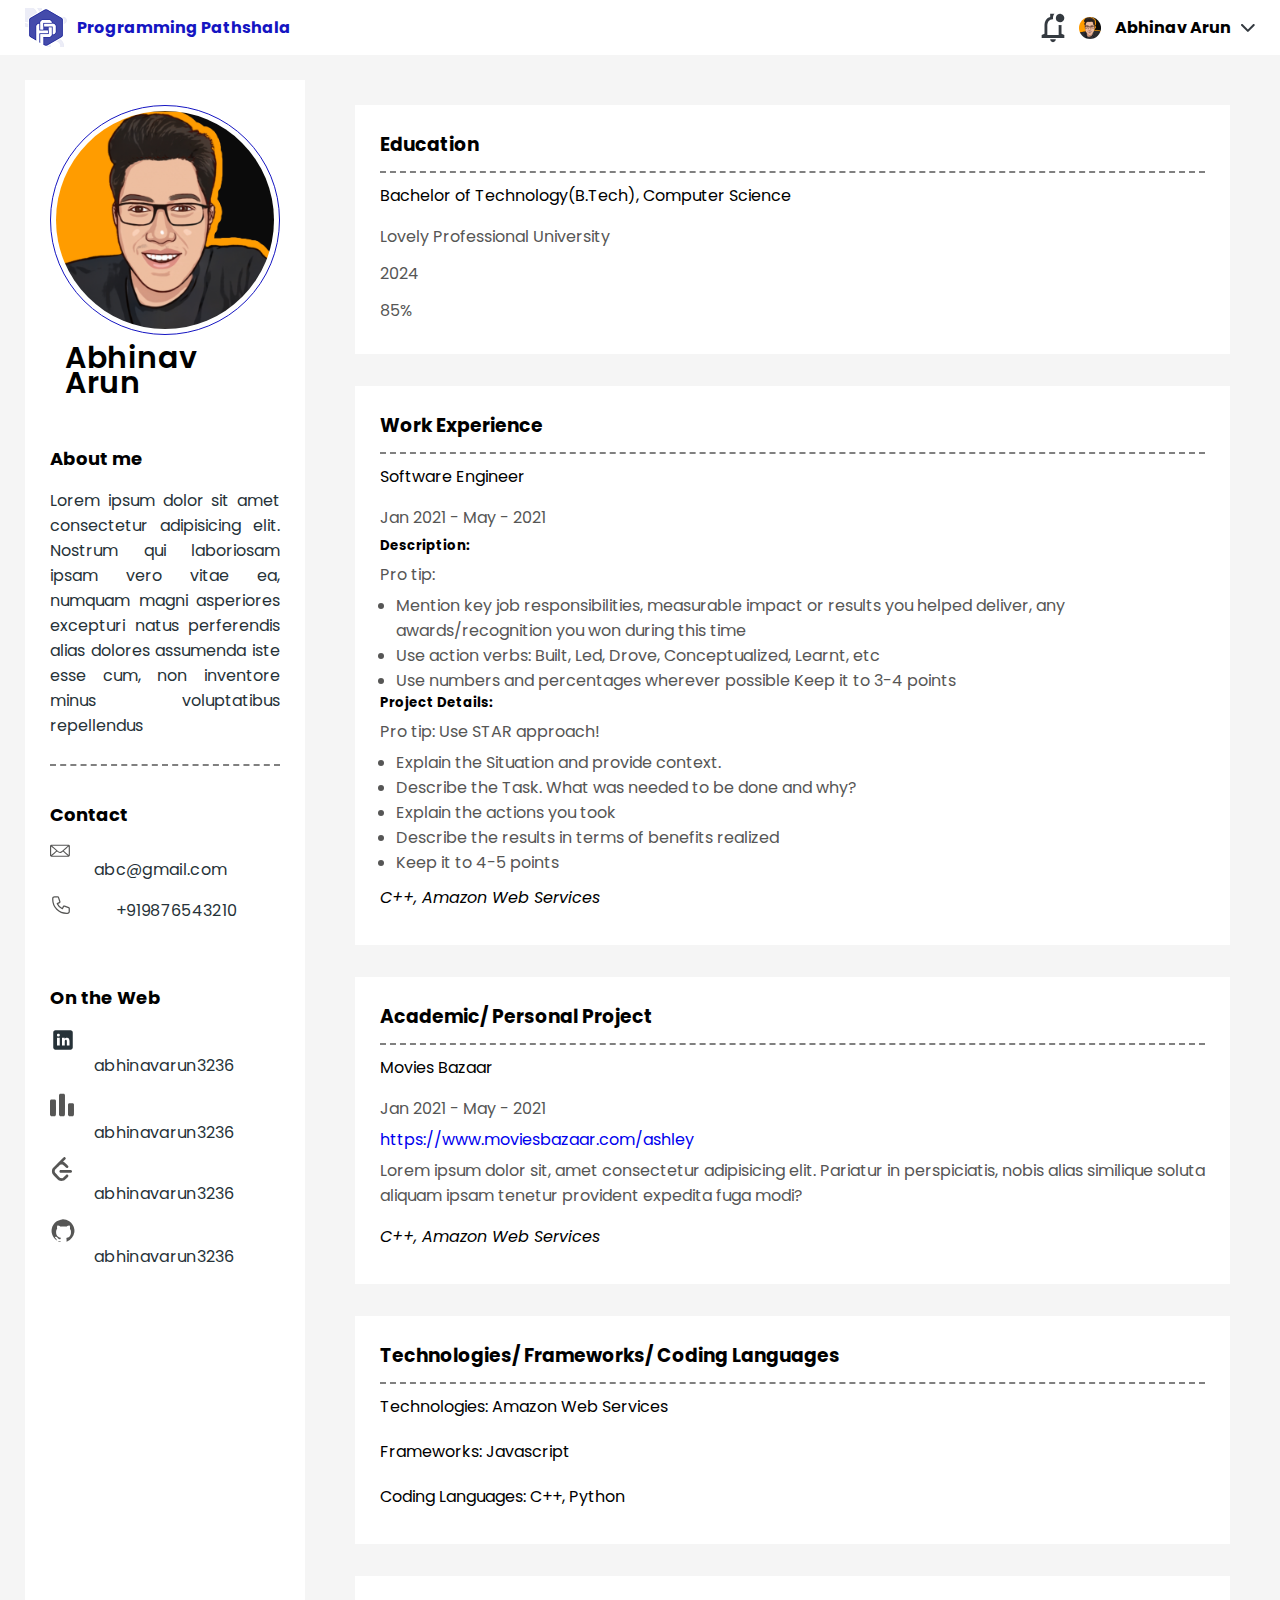
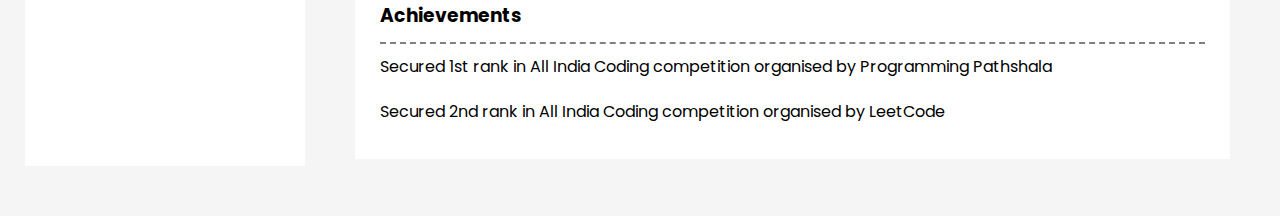
<file: index.html>
<html>
<head>
    <title>Abhinav Arun</title>
    <meta charset="UTF-8">
    <meta http-equiv="X-UA-Compatible" content="IE=edge">
    <meta name="viewport" content="width=device-width, initial-scale=1.0">
    <link rel="preconnect" href="https://fonts.gstatic.com">
    <link href="https://fonts.googleapis.com/css2?family=Poppins:wght@300;400;500;600;700&display=swap" rel="stylesheet">
    <link rel="stylesheet" href="https://cdnjs.cloudflare.com/ajax/libs/font-awesome/4.7.0/css/font-awesome.min.css">
    <link rel="stylesheet" href="style.css" />
</head>
<body>
    <div class="navbar">
        <div class="left-side">
            <img src="logo.png" class="company-logo"/>
                <h4 class ="company-name">Programming Pathshala</h4>
        </div>
    <div class="right-side">
        <img src="notification_outline_dot.svg"/>
        <img class="small" src="Abhinav.jpg"><h4 class="name">Abhinav Arun</h4>
        <img src="chevron.svg"/>    
    </div>
    </div>
        
    <div class="body-section">
        <div class="left-body">
            <img class="profile-pic" src="Abhinav.jpg" >
            <h2 class="name_title">Abhinav Arun</h2>    
            
            <div class="about">
                <h2 class="title">About me</h2>
                <p class="Left-para">Lorem ipsum dolor sit amet consectetur adipisicing elit. Nostrum qui laboriosam ipsam vero vitae ea, numquam magni asperiores excepturi natus perferendis alias dolores assumenda iste esse cum, non inventore minus voluptatibus repellendus</p>
            </div>
            
            <div class="contact">
                <h2 class="title">Contact</h2>
                <p class="Left-para"><img src="mail.svg"/>&nbsp;<a href="mailto:abc@gmail.com" class="symbol">abc@gmail.com</a></p>
                <p class="Left-para"><img src="phone.svg"/>&nbsp;<a href="tel:+919876543210" class="symbol">+919876543210</a></p> 
            </div>
            
            <div class="web">
                <h2 class="title">On the Web</h2>
                <p class="Left-para"><img src="linkedin.svg">&nbsp;<a href="https://www.linkedin.com/in/abhinav-arun-5908451b3/" target="_blank" class="symbol">abhinavarun3236</a></p>
                <p class="Left-para"><img src="contact_2.svg">&nbsp;<a href="" class="symbol">abhinavarun3236</a></p>
                <p class="Left-para"><img src="contact_3.svg">&nbsp;<a href="" class="symbol">abhinavarun3236</a></p>
                <p class="Left-para"><img src="contact_4.svg">&nbsp;<a href="" class="symbol">abhinavarun3236</a></p>
            </div>
        </div>

        <div class="right-body">
            <div class="container">
                <h3 class="right-title">Education</h3>
                <h4 class="subtitle">Bachelor of Technology(B.Tech), Computer Science</h4>
                <p class="right-para">Lovely Professional University</p>
                <p class="right-para">2024</p>
                <p class="right-para">85%</p>
            </div>

            <div class="container">
                <h3 class="right-title">Work Experience</h3>
                <h4 class="subtitle">Software Engineer</h4>
                <p class="right-para">Jan 2021 - May - 2021</p>

                <h5>Description:</h5>
                <p class="right-para">Pro tip:</p>
                <ul>
                    <li>Mention key job responsibilities, measurable impact or results you helped deliver, any awards/recognition you won during this time</li>
                    <li>Use action verbs: Built, Led, Drove, Conceptualized, Learnt, etc</li>
                    <li>Use numbers and percentages wherever possible Keep it to 3-4 points</li>
                </ul>
                <h5>Project Details:</h5>
                <p class="right-para">Pro tip: Use STAR approach!</p>
                <ul>
                    <li>Explain the Situation and provide context.</li>
                    <li>Describe the Task. What was needed to be done and why?</li>
                    <li>Explain the actions you took</li>
                    <li>Describe the results in terms of benefits realized</li>
                    <li>Keep it to 4-5 points</li>
                </ul>
                <i><h4>C++, Amazon Web Services</h4></i>
            </div>
            <div class="container">
                <h3 class="right-title">Academic/ Personal Project</h3>
                <h4 class="subtitle">Movies Bazaar</h4>
                <p class="right-para">Jan 2021 - May - 2021</p>
                <a class="project-link" href="https://www.movies bazaar.com/ashley">https://www.moviesbazaar.com/ashley</a>
                <p>Lorem ipsum dolor sit, amet consectetur adipisicing elit. Pariatur in perspiciatis, nobis alias similique soluta aliquam ipsam tenetur provident expedita fuga modi?</p>
                <i><h4>C++, Amazon Web Services</h4></i>
            </div>
            <div class="container">
                <h3 class="right-title">Technologies/ Frameworks/ Coding Languages</h3>
                <h4 class="right-para">Technologies: Amazon Web Services</h4>
                <h4>Frameworks: Javascript</h4>
                <h4>Coding Languages: C++, Python</h4>
            </div>
            <div class="container">
                <h3 class="right-title">Achievements</h3>
                <h4 class="right-para">Secured 1st rank in All India Coding competition organised by Programming Pathshala</h4>
                <h4>Secured 2nd rank in All India Coding competition organised by LeetCode</h4>
            </div>
        </div>
    </div>
</body>
</html>
</file>
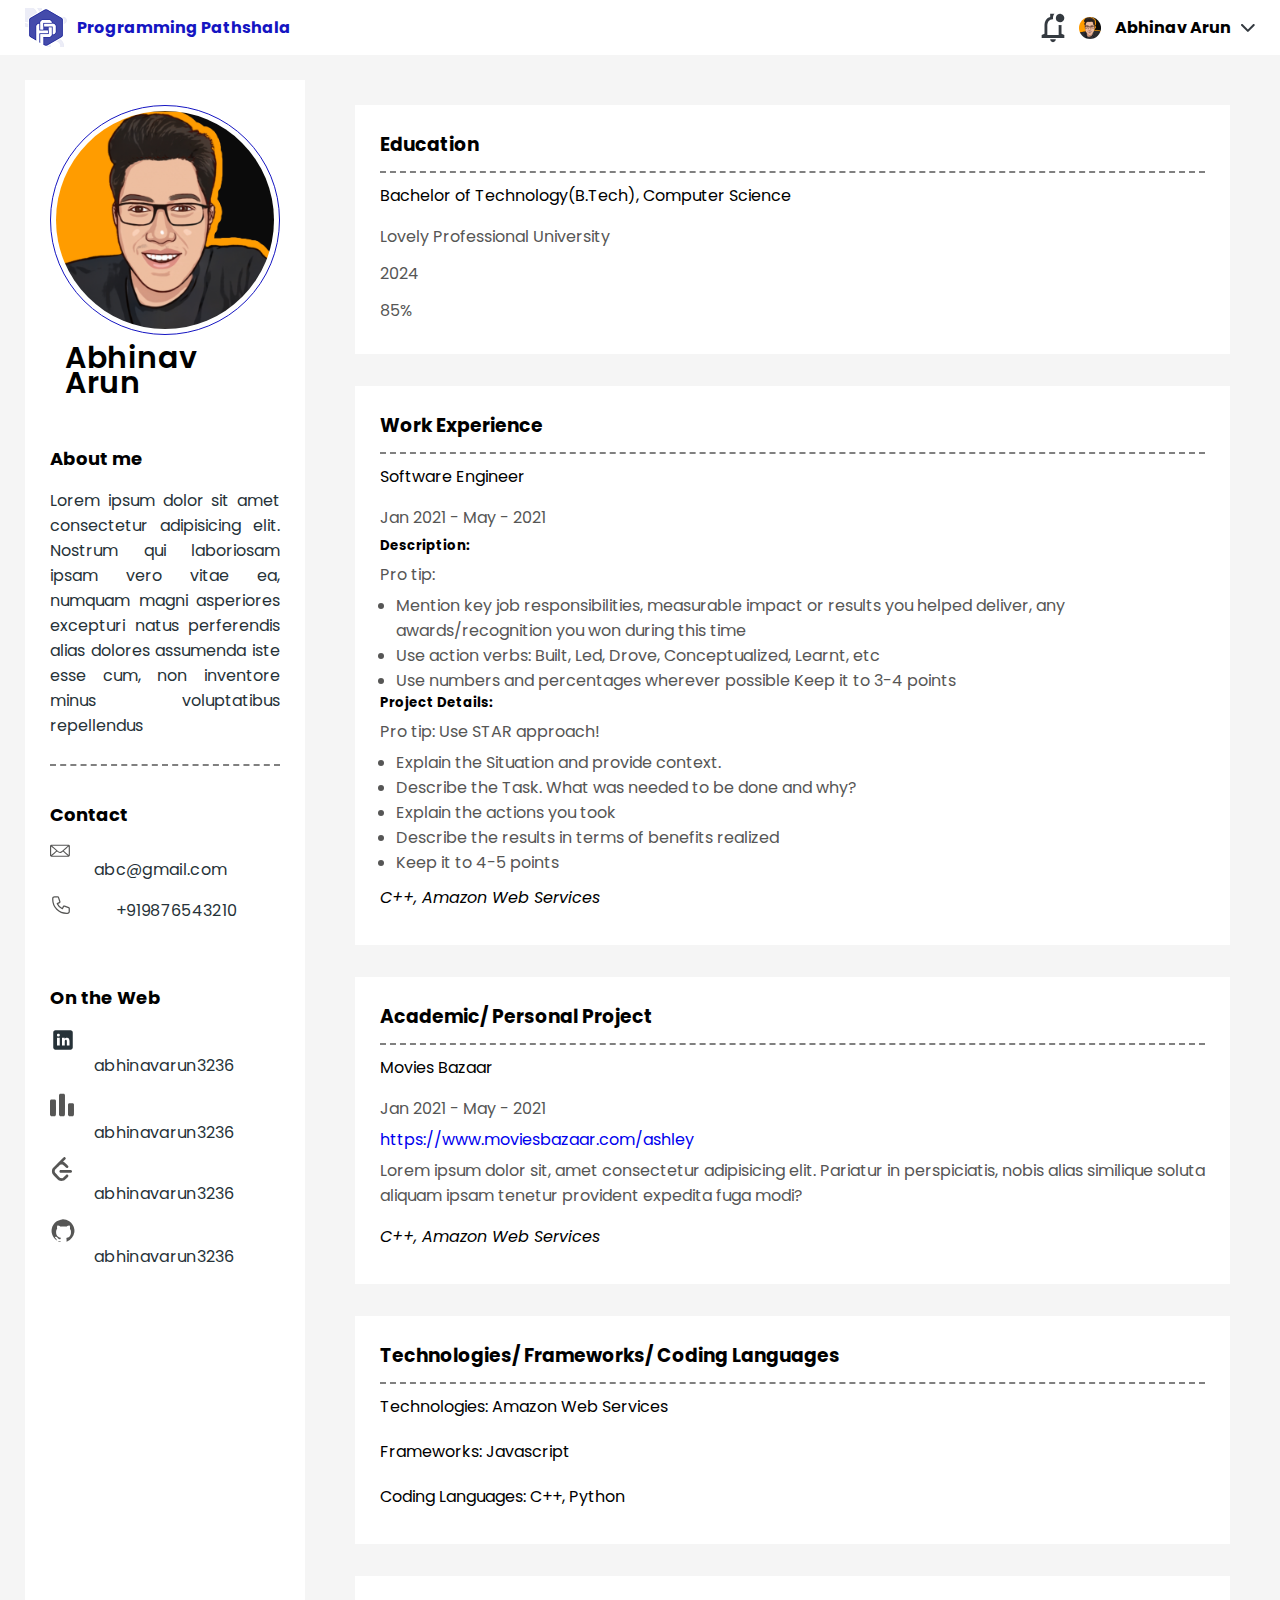
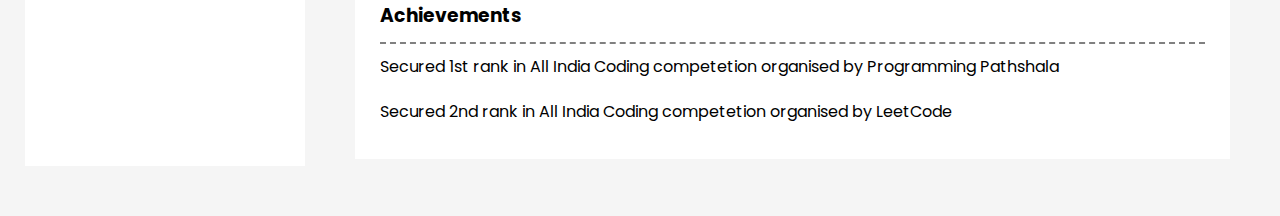
<file: Assignment_2.html>
<html>
<head>
    <title>Abhinav Arun</title>
    <meta charset="UTF-8">
    <meta http-equiv="X-UA-Compatible" content="IE=edge">
    <meta name="viewport" content="width=device-width, initial-scale=1.0">
    <link rel="preconnect" href="https://fonts.gstatic.com">
    <link href="https://fonts.googleapis.com/css2?family=Poppins:wght@300;400;500;600;700&display=swap" rel="stylesheet">
    <link rel="stylesheet" href="https://cdnjs.cloudflare.com/ajax/libs/font-awesome/4.7.0/css/font-awesome.min.css">
    <link rel="stylesheet" href="assignment_2-style.css" />
</head>
<body>
    <div class="navbar">
        <div class="left-side">
            <img src="logo.png" class="company-logo"/>
                <h4 class ="company-name">Programming Pathshala</h4>
        </div>
    <div class="right-side">
        <img src="notification_outline_dot.svg"/>
        <img class="small" src="Abhinav.jpg"><h4 class="name">Abhinav Arun</h4>
        <img src="chevron.svg"/>    
    </div>
    </div>
        
    <div class="body-section">
        <div class="left-body">
            <img class="profile-pic" src="Abhinav.jpg" >
            <h2 class="name_title">Abhinav Arun</h2>    
            
            <div class="about">
                <h2 class="title">About me</h2>
                <p class="Left-para">Lorem ipsum dolor sit amet consectetur adipisicing elit. Nostrum qui laboriosam ipsam vero vitae ea, numquam magni asperiores excepturi natus perferendis alias dolores assumenda iste esse cum, non inventore minus voluptatibus repellendus</p>
            </div>
            
            <div class="contact">
                <h2 class="title">Contact</h2>
                <p class="Left-para"><img src="mail.svg"/>&nbsp;<a href="mailto:abc@gmail.com" class="symbol">abc@gmail.com</a></p>
                <p class="Left-para"><img src="phone.svg"/>&nbsp;<a href="tel:+919876543210" class="symbol">+919876543210</a></p> 
            </div>
            
            <div class="web">
                <h2 class="title">On the Web</h2>
                <p class="Left-para"><img src="linkedin.svg">&nbsp;<a href="https://www.linkedin.com/in/abhinav-arun-5908451b3/" target="_blank" class="symbol">abhinavarun3236</a></p>
                <p class="Left-para"><img src="contact_2.svg">&nbsp;<a href="" class="symbol">abhinavarun3236</a></p>
                <p class="Left-para"><img src="contact_3.svg">&nbsp;<a href="" class="symbol">abhinavarun3236</a></p>
                <p class="Left-para"><img src="contact_4.svg">&nbsp;<a href="" class="symbol">abhinavarun3236</a></p>
            </div>
        </div>

        <div class="right-body">
            <div class="container">
                <h3 class="right-title">Education</h3>
                <h4 class="subtitle">Bachelor of Technology(B.Tech), Computer Science</h4>
                <p class="right-para">Lovely Professional University</p>
                <p class="right-para">2024</p>
                <p class="right-para">85%</p>
            </div>

            <div class="container">
                <h3 class="right-title">Work Experience</h3>
                <h4 class="subtitle">Software Engineer</h4>
                <p class="right-para">Jan 2021 - May - 2021</p>

                <h5>Description:</h5>
                <p class="right-para">Pro tip:</p>
                <ul>
                    <li>Mention key job responsibilities, measurable impact or results you helped deliver, any awards/recognition you won during this time</li>
                    <li>Use action verbs: Built, Led, Drove, Conceptualized, Learnt, etc</li>
                    <li>Use numbers and percentages wherever possible Keep it to 3-4 points</li>
                </ul>
                <h5>Project Details:</h5>
                <p class="right-para">Pro tip: Use STAR approach!</p>
                <ul>
                    <li>Explain the Situation and provide context.</li>
                    <li>Describe the Task. What was needed to be done and why?</li>
                    <li>Explain the actions you took</li>
                    <li>Describe the results in terms of benefits realized</li>
                    <li>Keep it to 4-5 points</li>
                </ul>
                <i><h4>C++, Amazon Web Services</h4></i>
            </div>
            <div class="container">
                <h3 class="right-title">Academic/ Personal Project</h3>
                <h4 class="subtitle">Movies Bazaar</h4>
                <p class="right-para">Jan 2021 - May - 2021</p>
                <a class="project-link" href="https://www.movies bazaar.com/ashley">https://www.moviesbazaar.com/ashley</a>
                <p>Lorem ipsum dolor sit, amet consectetur adipisicing elit. Pariatur in perspiciatis, nobis alias similique soluta aliquam ipsam tenetur provident expedita fuga modi?</p>
                <i><h4>C++, Amazon Web Services</h4></i>
            </div>
            <div class="container">
                <h3 class="right-title">Technologies/ Frameworks/ Coding Languages</h3>
                <h4 class="right-para">Technologies: Amazon Web Services</h4>
                <h4>Frameworks: Javascript</h4>
                <h4>Coding Languages: C++, Python</h4>
            </div>
            <div class="container">
                <h3 class="right-title">Achievements</h3>
                <h4 class="right-para">Secured 1st rank in All India Coding competetion organised by Programming Pathshala</h4>
                <h4>Secured 2nd rank in All India Coding competetion organised by LeetCode</h4>
            </div>
        </div>
    </div>
</body>
</html>
</file>
<file: style.css>
*{
    margin: 0;
    padding: 0;
    box-sizing: border-box;
    font-family: 'Poppins', sans-serif;
}
body{
    background-color: #F5F5F5;
}
.navbar{
    padding:  5px 25px 5px 25px;
    height: auto;
    display: flex;
    flex-direction: row;
    justify-content: space-between;
    background: white;
}
.left-side, .right-side{
    display: flex;
    flex-direction: row;
    gap: 10px;
    align-items: center;
}
.small{
    height: 30px;
    width: 30px;
    border-radius: 50%;
    padding: 4px;
}
.company-name{
    display: flex;
    flex-direction: row;
    color: rgb(21, 21, 194);
    font-weight: bold;
}
.name{
    display: flex;
    flex-direction: row;
    font-weight: bold;
}
a{
    text-decoration: none;
}
a:visited {
    color: #263238;
    background-color: transparent;
    text-decoration: none;
}
.profile-pic{
    padding: 5px;
    box-sizing: border-box;
    height: 230px;
    width: 230px;
    border-radius: 50%;
    border: 1px solid rgb(21, 21, 194);
}

.body-section {
    display: flex;
    flex-direction: row;
}

.left-body{
    padding: 25px;
    margin: 25px 0 50px 25px;
    background-color: white;
    width: 25vw;
    display: flex;
    flex-direction: column;
} 

.title {
    padding: 0 0 10px 0;
    text-align: left;
    font-size: large;
}
.about{
    padding: 40px 0 20px 0;
    border-bottom: 2px dashed gray;
}
.name_title{
    font-weight: 600;
    font-size: 30px;
    line-height: 25px;
    margin-left: 5px;
    letter-spacing: 0.02em;
    padding: 10px;
    
}
.Left-para {
    font-size: 1rem;
    text-align: justify;
    padding: 6px 0 6px 0;
    color: #263238;
}

.contact {
    padding: 35px 0 20px 0;
}

.web {
    padding: 35px 0 20px 0;
}

.symbol{
    font-style: normal;
    color: #263238;
    font-size: 16px;
    line-height: 25px;
    letter-spacing: 0.02em;
    text-decoration: none;
    padding: 25px;
    margin: 15px;
}

.right-body {
    margin: 25px 25px 0 25px;
    padding: 25px;
}

.container {
    margin-bottom: 32px;
    background-color: white;
    padding: 25px;
    word-wrap: break-word;
}

.right-title{
    padding-bottom: 12px;
    border-bottom: 2px dashed gray;
}

.subtitle {
    padding: 10px 0 10px 0;
}

p {
    padding: 6px 0 6px 0;
    color: #565655;
    font-size: 16px;
    word-wrap: break-word;
}
ul{
    color: #565655;
    padding-left: 16px;
}

h4 {
    padding: 10px 0 10px 0;
    font-weight: normal;
}

@media only screen and (max-width: 750px) {
    .navbar{
        display: none;
    }
    .body-section{
        display: flex;
        flex-direction: column;
    }
    .left-body{
        padding: 25px;
        margin: 25px 25px 50px 25px;
        width: auto;
        height: auto;
        display: flex;
        flex-direction: column;
    }
    .profile-pic{
        height: 200px;
        width: 200px;
        align-items: center;
    }
    .right-body{
        margin: 25px 25px 50px 25px;
    }
    
}
</file>
<file: assignment_2-style.css>
*{
    margin: 0;
    padding: 0;
    box-sizing: border-box;
    font-family: 'Poppins', sans-serif;
}
body{
    background-color: #F5F5F5;
}
.navbar{
    padding:  5px 25px 5px 25px;
    height: auto;
    display: flex;
    flex-direction: row;
    justify-content: space-between;
    background: white;
}
.left-side, .right-side{
    display: flex;
    flex-direction: row;
    gap: 10px;
    align-items: center;
}
.small{
    height: 30px;
    width: 30px;
    border-radius: 50%;
    padding: 4px;
}
.company-name{
    display: flex;
    flex-direction: row;
    color: rgb(21, 21, 194);
    font-weight: bold;
}
.name{
    display: flex;
    flex-direction: row;
    font-weight: bold;
}
a{
    text-decoration: none;
}
a:visited {
    color: #263238;
    background-color: transparent;
    text-decoration: none;
}
.profile-pic{
    padding: 5px;
    box-sizing: border-box;
    height: 230px;
    width: 230px;
    border-radius: 50%;
    border: 1px solid rgb(21, 21, 194);
}

.body-section {
    display: flex;
    flex-direction: row;
}

.left-body{
    padding: 25px;
    margin: 25px 0 50px 25px;
    background-color: white;
    width: 25vw;
    display: flex;
    flex-direction: column;
} 

.title {
    padding: 0 0 10px 0;
    text-align: left;
    font-size: large;
}
.about{
    padding: 40px 0 20px 0;
    border-bottom: 2px dashed gray;
}
.name_title{
    font-weight: 600;
    font-size: 30px;
    line-height: 25px;
    margin-left: 5px;
    letter-spacing: 0.02em;
    padding: 10px;
    
}
.Left-para {
    font-size: 1rem;
    text-align: justify;
    padding: 6px 0 6px 0;
    color: #263238;
}

.contact {
    padding: 35px 0 20px 0;
}

.web {
    padding: 35px 0 20px 0;
}

.symbol{
    font-style: normal;
    color: #263238;
    font-size: 16px;
    line-height: 25px;
    letter-spacing: 0.02em;
    text-decoration: none;
    padding: 25px;
    margin: 15px;
}

.right-body {
    margin: 25px 25px 0 25px;
    padding: 25px;
}

.container {
    margin-bottom: 32px;
    background-color: white;
    padding: 25px;
    word-wrap: break-word;
}

.right-title{
    padding-bottom: 12px;
    border-bottom: 2px dashed gray;
}

.subtitle {
    padding: 10px 0 10px 0;
}

p {
    padding: 6px 0 6px 0;
    color: #565655;
    font-size: 16px;
    word-wrap: break-word;
}
ul{
    color: #565655;
    padding-left: 16px;
}

h4 {
    padding: 10px 0 10px 0;
    font-weight: normal;
}

@media only screen and (max-width: 750px) {
    .navbar{
        display: none;
    }
    .body-section{
        display: flex;
        flex-direction: column;
    }
    .left-body{
        padding: 25px;
        margin: 25px 25px 50px 25px;
        width: auto;
        height: auto;
        display: flex;
        flex-direction: column;
    }
    .profile-pic{
        height: 200px;
        width: 200px;
        align-items: center;
    }
    .right-body{
        margin: 25px 25px 50px 25px;
    }
    
}
</file>
